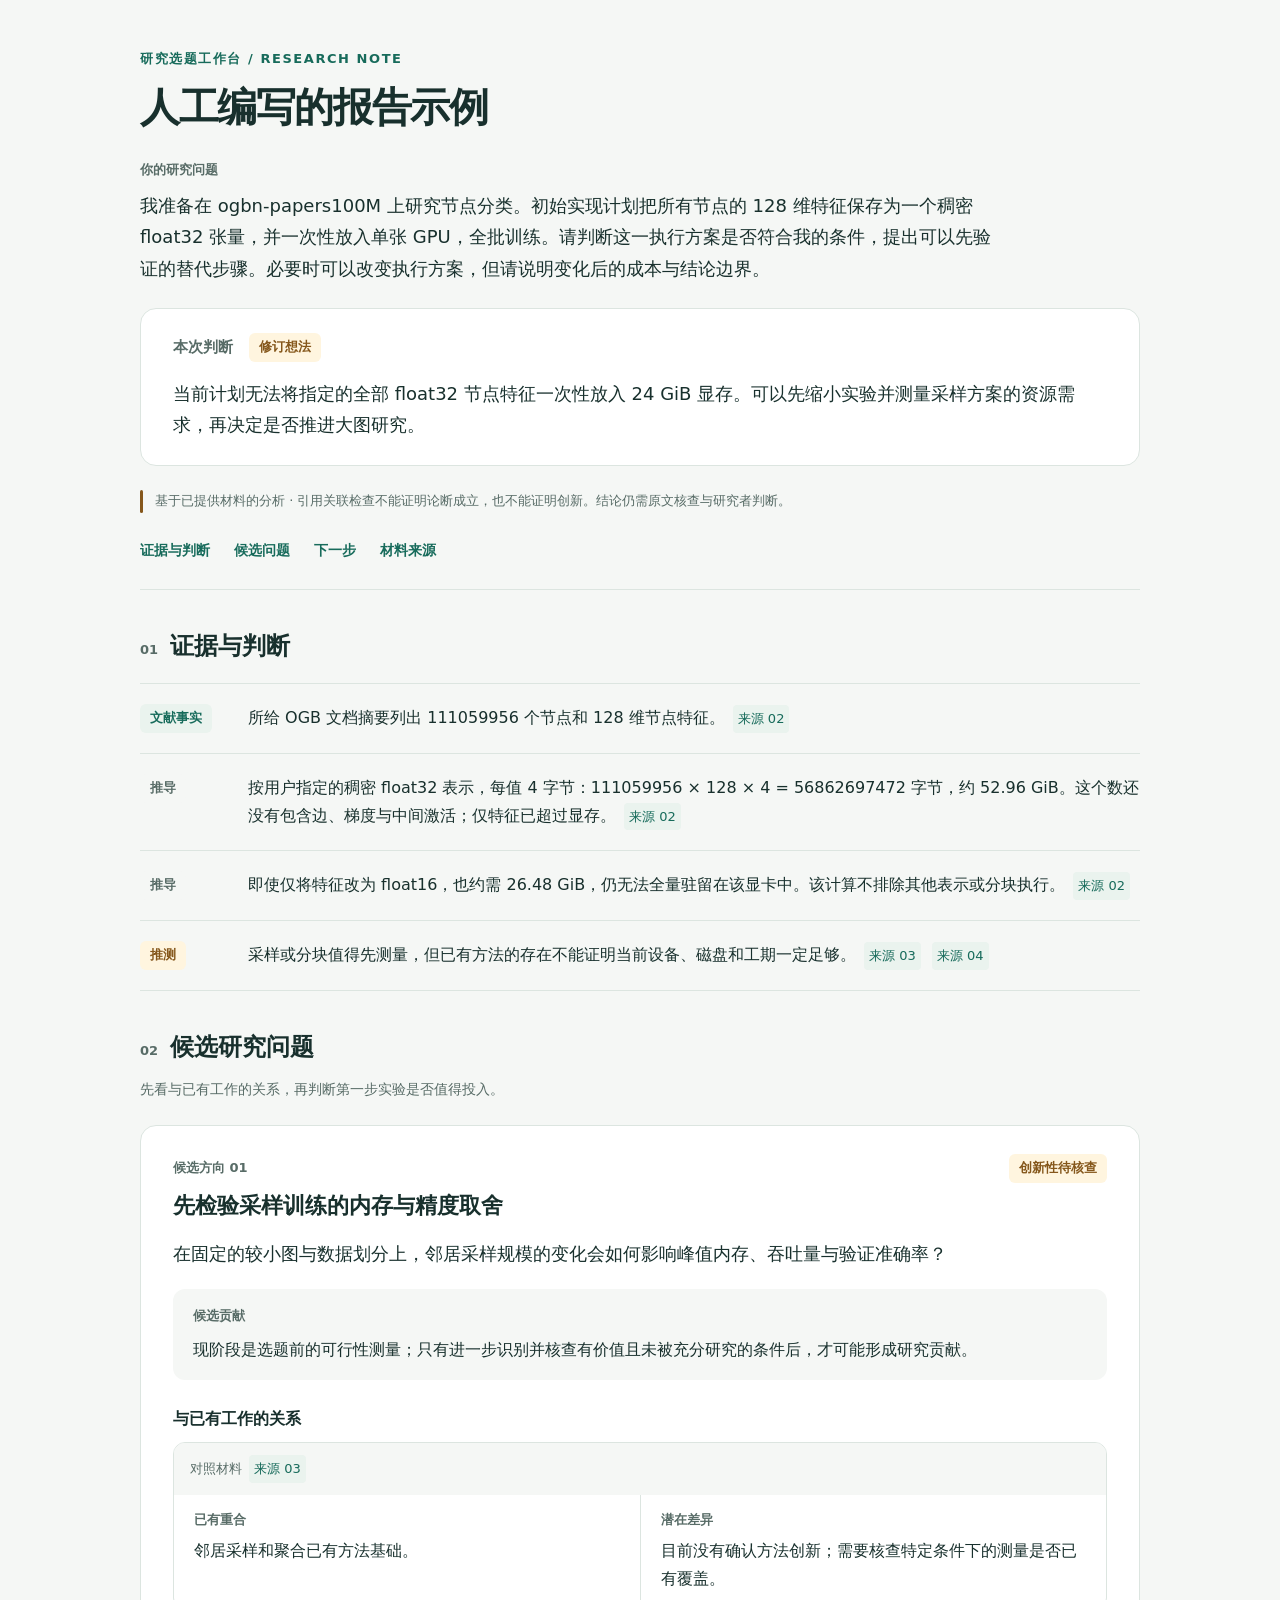
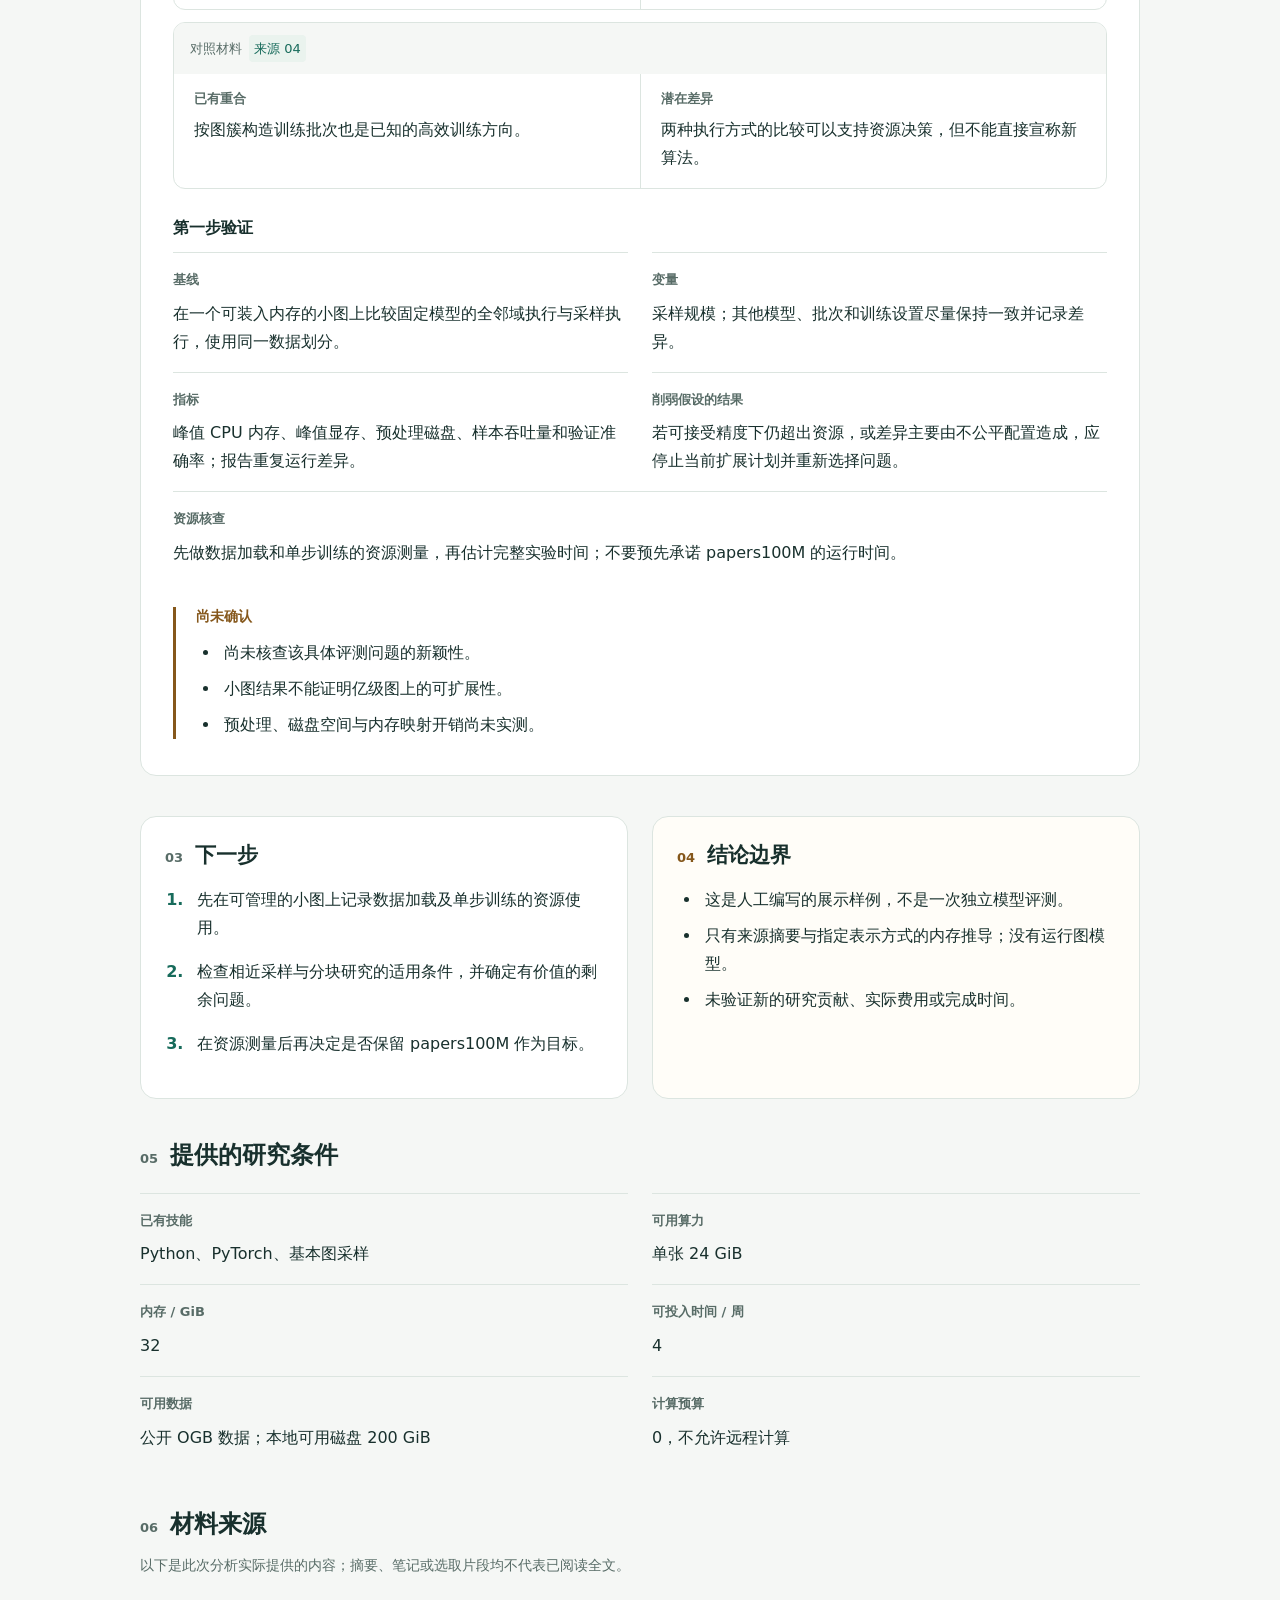
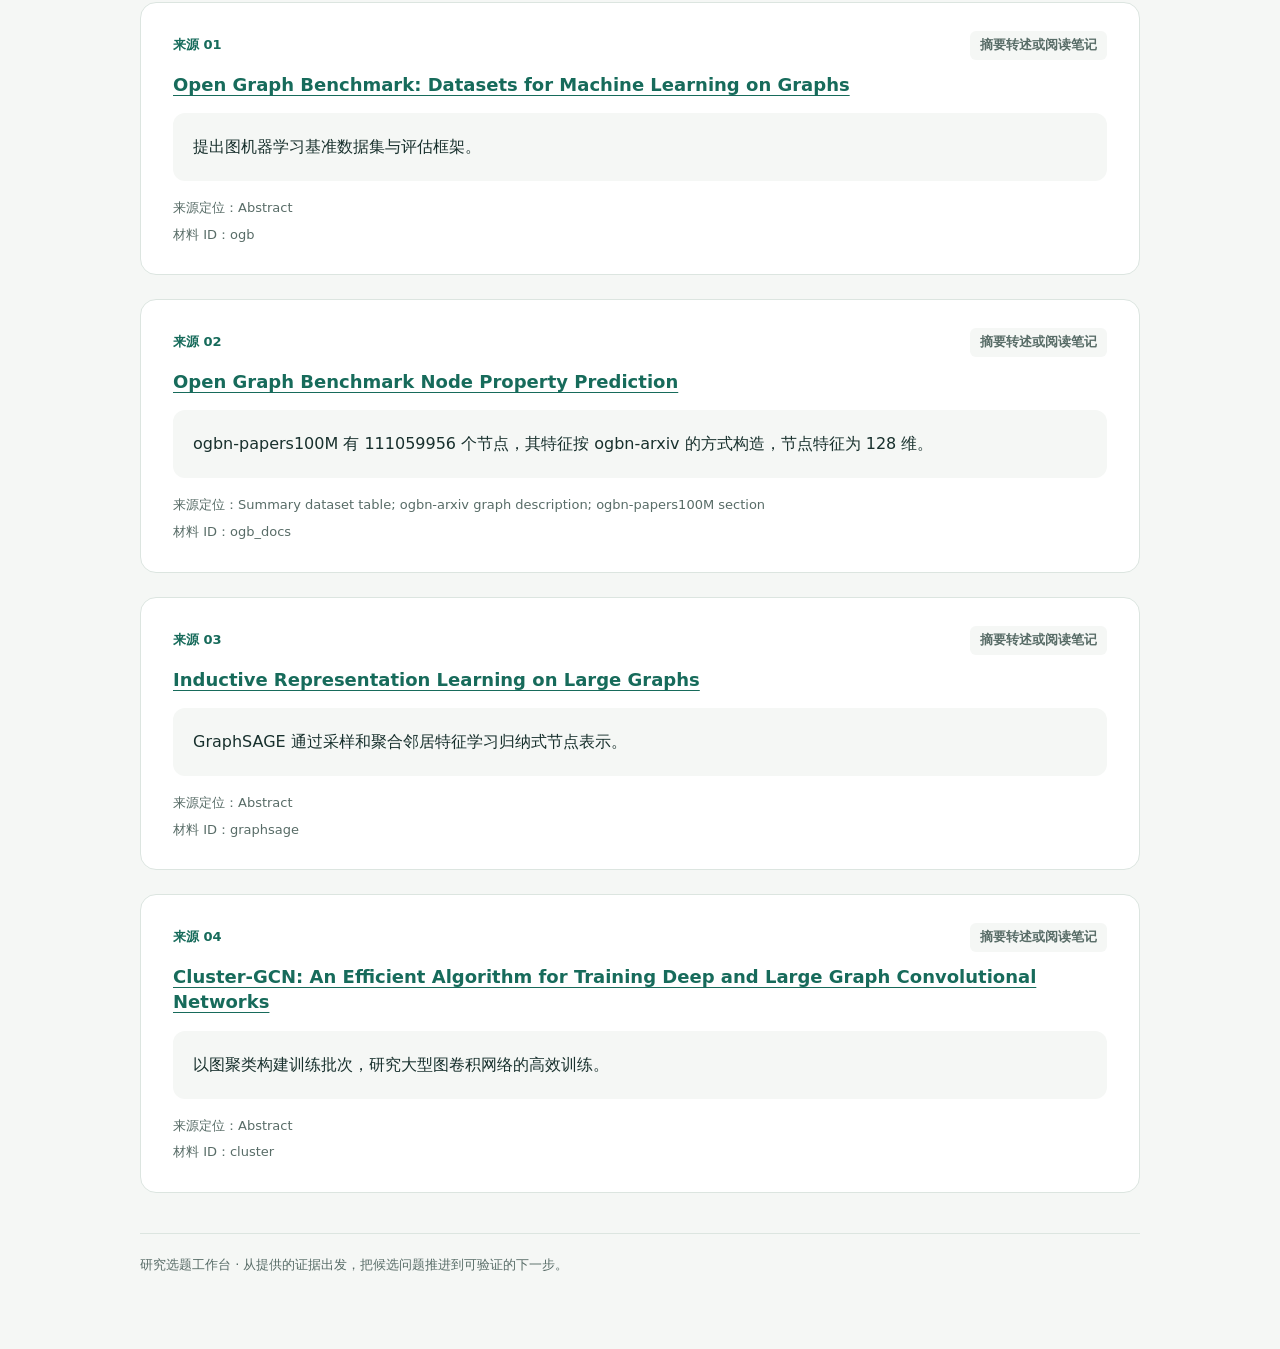
<file: examples/demo.html>
<!doctype html><html lang='zh-CN'><head><meta charset='utf-8'><meta name='viewport' content='width=device-width,initial-scale=1'><meta http-equiv='Content-Security-Policy' content="default-src 'none'; style-src 'unsafe-inline'; base-uri 'none'"><title>人工编写的报告示例</title><style>
:root{--ink:#18302d;--muted:#586c67;--brand:#176b5b;--line:#dce5e0;--paper:#fff;
--bg:#f5f7f5;--tint:#eaf3ee;--amber:#85571b;--amber-tint:#fff5df}
*{box-sizing:border-box}html{scroll-padding-top:24px}
body{margin:0;background:var(--bg);color:var(--ink);font:16px/1.75 "Segoe UI","Microsoft YaHei","PingFang SC",system-ui,sans-serif}
main{max-width:1080px;margin:auto;padding:48px 40px 72px}p{margin:0 0 16px}
h1,h2,h3,h4{line-height:1.4;overflow-wrap:anywhere}h1{font-size:clamp(28px,4vw,40px);font-weight:650;letter-spacing:-.035em;margin:8px 0 24px}
h2{font-size:24px;font-weight:650;margin:0}h3{font-size:22px;font-weight:650;margin:8px 0 16px}h4{font-size:16px;margin:0 0 12px}
a{color:var(--brand);text-underline-offset:4px;overflow-wrap:anywhere}a:hover{text-decoration-thickness:2px}
a:focus-visible{outline:3px solid var(--brand);outline-offset:4px;border-radius:4px}
.eyebrow{color:var(--brand);font-size:13px;font-weight:650;letter-spacing:.12em;margin:0}
.report-header{margin-bottom:24px}.question-label{display:block;color:var(--muted);font-size:13px;font-weight:600;margin-bottom:8px}
.question{font-size:18px;max-width:48em;margin:0;white-space:pre-wrap;overflow-wrap:anywhere}
.summary-card{background:var(--paper);border:1px solid var(--line);border-radius:16px;padding:24px 32px;margin:24px 0}
.summary-top{display:flex;align-items:center;gap:16px;flex-wrap:wrap;margin-bottom:16px}.summary-top h2{font-size:15px;color:var(--muted)}
.summary-copy{font-size:18px;font-weight:500;line-height:1.75;white-space:pre-wrap;margin:0;overflow-wrap:anywhere}
.badge{display:inline-flex;align-items:center;border-radius:6px;padding:4px 10px;background:var(--tint);color:var(--brand);font-size:13px;font-weight:650;line-height:1.6;max-width:100%}
.badge-warning{background:var(--amber-tint);color:var(--amber)}.badge-neutral{background:var(--bg);color:var(--muted)}
.notice{display:flex;gap:12px;font-size:13px;color:var(--muted);margin:0;line-height:1.75}
.notice:before{content:"";display:block;flex:0 0 3px;background:var(--amber);border-radius:3px}
.report-nav{display:flex;flex-wrap:wrap;gap:8px 24px;border-bottom:1px solid var(--line);padding:16px 0;margin-bottom:40px}
.report-nav a{display:inline-flex;align-items:center;min-height:44px;font-size:14px;font-weight:600;text-decoration:none}
.report-nav a:hover{text-decoration:underline}.report-section{margin-top:40px;scroll-margin-top:24px}
.section-heading{display:flex;align-items:baseline;gap:12px;margin-bottom:20px}.section-number{font-size:13px;color:var(--muted);font-weight:600;font-variant-numeric:tabular-nums}
.section-intro{color:var(--muted);font-size:14px;margin:-8px 0 24px}.findings{list-style:none;padding:0;margin:0;border-top:1px solid var(--line)}
.finding{display:grid;grid-template-columns:92px minmax(0,1fr);gap:16px;padding:20px 0;border-bottom:1px solid var(--line);margin:0}
.finding .badge{align-self:start;justify-self:start;white-space:nowrap}.finding p{margin:0;white-space:pre-wrap;overflow-wrap:anywhere}
.ref{display:inline-block;font-size:13px;line-height:1.8;margin:0 3px;padding:2px 5px;border-radius:4px;background:var(--tint);text-decoration:none;white-space:normal}
.ref:hover{background:#d9e9e1}.card{background:var(--paper);border:1px solid var(--line);border-radius:16px;padding:28px 32px;margin:24px 0}
.candidate-top{display:flex;align-items:center;justify-content:space-between;flex-wrap:wrap;gap:12px}.candidate-index{font-size:13px;font-weight:600;color:var(--muted)}
.candidate-question{font-size:18px;white-space:pre-wrap;overflow-wrap:anywhere}.contribution{background:var(--bg);border-radius:12px;padding:16px 20px;margin:20px 0 28px}
.contribution strong{display:block;font-size:13px;color:var(--muted);margin-bottom:8px}.contribution p{margin:0;white-space:pre-wrap;overflow-wrap:anywhere}
.comparison{border:1px solid var(--line);border-radius:12px;overflow:hidden;margin:12px 0}.comparison-source{padding:12px 16px;background:var(--bg);margin:0;font-size:13px;color:var(--muted)}
.comparison-grid{display:grid;grid-template-columns:1fr 1fr}.comparison-grid>div{padding:16px 20px;min-width:0}.comparison-grid>div+div{border-left:1px solid var(--line)}
.comparison-grid h4{font-size:13px;color:var(--muted);margin-bottom:8px}.comparison-grid p{margin:0;white-space:pre-wrap;overflow-wrap:anywhere}
.candidate-section{margin-top:28px}.experiment-grid,.resource-grid{display:grid;grid-template-columns:1fr 1fr;gap:0 24px;margin:0}
.experiment-grid>div,.resource-grid>div{min-width:0;border-top:1px solid var(--line);padding:16px 0}.experiment-grid>div:last-child{grid-column:1/-1}
dt{font-size:13px;color:var(--muted);font-weight:600;margin:0 0 8px}dd{margin:0;white-space:pre-wrap;overflow-wrap:anywhere}
.uncertainties{border-left:3px solid var(--amber);padding-left:20px;margin-top:24px}.uncertainties h4{color:var(--amber);font-size:14px}
ul,ol{padding-left:24px;margin:8px 0 0}li{padding-left:4px;margin:8px 0;overflow-wrap:anywhere}
.followup-grid{display:grid;grid-template-columns:1fr 1fr;gap:24px;margin-top:40px}.followup-grid .report-section{margin:0;min-width:0}
.followup-grid .card{height:100%;margin:0;padding:24px}.followup-grid h2{font-size:21px}.followup-grid .section-heading{margin-bottom:16px}
.next-steps{padding-left:24px}.next-steps li{padding-left:8px;margin-bottom:16px}.next-steps li::marker{color:var(--brand);font-weight:650}
.boundary-card{background:#fffdf8}.boundary-card .section-number{color:var(--amber)}
.source-card{scroll-margin-top:24px}.source-card:target{border-color:var(--brand);outline:3px solid #b9d9c9;outline-offset:3px}
.source-top{display:flex;align-items:center;justify-content:space-between;flex-wrap:wrap;gap:8px;margin-bottom:12px}
.source-number{font-size:13px;font-weight:650;color:var(--brand)}.source-title{font-size:18px;margin:0 0 16px}
.source-text{font:inherit;white-space:pre-wrap;overflow-wrap:anywhere;margin:0;padding:20px;background:var(--bg);border-radius:12px;line-height:1.75}
.source-meta{font-size:13px;color:var(--muted);margin:16px 0 0;overflow-wrap:anywhere}.source-meta span{display:block;margin-top:4px}
.source-meta code{font-family:ui-monospace,Consolas,monospace;font-size:13px;overflow-wrap:anywhere}
.download-evidence{display:inline-flex;align-items:center;min-height:44px;margin-top:12px;font-size:14px;font-weight:600}
.empty-state{padding:24px;border:1px dashed var(--line);border-radius:12px;color:var(--muted);background:var(--paper)}
.report-footer{margin-top:40px;padding-top:20px;border-top:1px solid var(--line);font-size:13px;color:var(--muted)}
@media(max-width:680px){main{padding:28px 20px 48px}.summary-card,.card{padding:20px}.summary-copy,.question,.candidate-question{font-size:16px}
.report-nav{gap:0 20px;margin-bottom:32px}.report-section{margin-top:32px}.section-heading{gap:8px}h2{font-size:22px}h3{font-size:20px}
.finding{grid-template-columns:1fr;gap:12px}.comparison-grid,.experiment-grid,.resource-grid,.followup-grid{grid-template-columns:1fr}
.comparison-grid>div+div{border-left:0;border-top:1px solid var(--line)}.comparison-grid>div{padding:16px}.followup-grid{margin-top:32px}
.source-text{padding:16px}.contribution{padding:16px}}
@media print{body{background:#fff;color:#000;font-size:11pt}main{max-width:none;padding:0}.report-nav{display:none}h1{font-size:24pt}h2{font-size:17pt}h3{font-size:15pt}
.report-section{margin-top:24px}.card,.summary-card{padding:16px;border-radius:0;box-shadow:none}.report-header,.summary-card,.comparison,.finding,.experiment-grid>div,.resource-grid>div{break-inside:avoid}
.card{break-inside:auto}.source-text{padding:12px}.followup-grid{display:block}.followup-grid .report-section{margin-top:24px}
h1,h2,h3,h4,dt{break-after:avoid}a{color:inherit}.source-card:target{outline:0}.report-footer{margin-top:24px}}
</style></head><body><main><article class='report'><header class='report-header'><p class='eyebrow'>研究选题工作台 / RESEARCH NOTE</p><h1>人工编写的报告示例</h1><span class='question-label'>你的研究问题</span><p class='question'>我准备在 ogbn-papers100M 上研究节点分类。初始实现计划把所有节点的 128 维特征保存为一个稠密 float32 张量，并一次性放入单张 GPU，全批训练。请判断这一执行方案是否符合我的条件，提出可以先验证的替代步骤。必要时可以改变执行方案，但请说明变化后的成本与结论边界。</p></header><section class='summary-card' aria-label='本次判断'><div class='summary-top'><h2>本次判断</h2><span class='badge badge-warning'>修订想法</span></div><p class='summary-copy'>当前计划无法将指定的全部 float32 节点特征一次性放入 24 GiB 显存。可以先缩小实验并测量采样方案的资源需求，再决定是否推进大图研究。</p></section><p class='notice'>基于已提供材料的分析 · 引用关联检查不能证明论断成立，也不能证明创新。结论仍需原文核查与研究者判断。</p><nav class='report-nav' aria-label='报告章节'><a href='#source-226182-findings'>证据与判断</a><a href='#source-226182-candidates'>候选问题</a><a href='#source-226182-next'>下一步</a><a href='#source-226182-materials'>材料来源</a></nav><section class='report-section' id='source-226182-findings'><div class='section-heading'><span class='section-number' aria-hidden='true'>01</span><h2>证据与判断</h2></div><ul class='findings'><li class='finding'><span class='badge '>文献事实</span><p>所给 OGB 文档摘要列出 111059956 个节点和 128 维节点特征。 <a class='ref' href='#source-226182-2' aria-label='查看来源 2：Open Graph Benchmark Node Property Prediction'>来源 02</a></p></li><li class='finding'><span class='badge badge-neutral'>推导</span><p>按用户指定的稠密 float32 表示，每值 4 字节：111059956 × 128 × 4 = 56862697472 字节，约 52.96 GiB。这个数还没有包含边、梯度与中间激活；仅特征已超过显存。 <a class='ref' href='#source-226182-2' aria-label='查看来源 2：Open Graph Benchmark Node Property Prediction'>来源 02</a></p></li><li class='finding'><span class='badge badge-neutral'>推导</span><p>即使仅将特征改为 float16，也约需 26.48 GiB，仍无法全量驻留在该显卡中。该计算不排除其他表示或分块执行。 <a class='ref' href='#source-226182-2' aria-label='查看来源 2：Open Graph Benchmark Node Property Prediction'>来源 02</a></p></li><li class='finding'><span class='badge badge-warning'>推测</span><p>采样或分块值得先测量，但已有方法的存在不能证明当前设备、磁盘和工期一定足够。 <a class='ref' href='#source-226182-3' aria-label='查看来源 3：Inductive Representation Learning on Large Graphs'>来源 03</a> <a class='ref' href='#source-226182-4' aria-label='查看来源 4：Cluster-GCN: An Efficient Algorithm for Training Deep and Large Graph Convolutional Networks'>来源 04</a></p></li></ul></section><section class='report-section' id='source-226182-candidates'><div class='section-heading'><span class='section-number' aria-hidden='true'>02</span><h2>候选研究问题</h2></div><p class='section-intro'>先看与已有工作的关系，再判断第一步实验是否值得投入。</p><article class='card candidate'><div class='candidate-top'><span class='candidate-index'>候选方向 01</span><span class='badge badge-warning'>创新性待核查</span></div><h3>先检验采样训练的内存与精度取舍</h3><p class='candidate-question'>在固定的较小图与数据划分上，邻居采样规模的变化会如何影响峰值内存、吞吐量与验证准确率？</p><div class='contribution'><strong>候选贡献</strong><p>现阶段是选题前的可行性测量；只有进一步识别并核查有价值且未被充分研究的条件后，才可能形成研究贡献。</p></div><div class='candidate-section'><h4>与已有工作的关系</h4><div class='comparison'><p class='comparison-source'>对照材料 <a class='ref' href='#source-226182-3' aria-label='查看来源 3：Inductive Representation Learning on Large Graphs'>来源 03</a></p><div class='comparison-grid'><div><h4>已有重合</h4><p>邻居采样和聚合已有方法基础。</p></div><div><h4>潜在差异</h4><p>目前没有确认方法创新；需要核查特定条件下的测量是否已有覆盖。</p></div></div></div><div class='comparison'><p class='comparison-source'>对照材料 <a class='ref' href='#source-226182-4' aria-label='查看来源 4：Cluster-GCN: An Efficient Algorithm for Training Deep and Large Graph Convolutional Networks'>来源 04</a></p><div class='comparison-grid'><div><h4>已有重合</h4><p>按图簇构造训练批次也是已知的高效训练方向。</p></div><div><h4>潜在差异</h4><p>两种执行方式的比较可以支持资源决策，但不能直接宣称新算法。</p></div></div></div></div><div class='candidate-section'><h4>第一步验证</h4><dl class='experiment-grid'><div><dt>基线</dt><dd>在一个可装入内存的小图上比较固定模型的全邻域执行与采样执行，使用同一数据划分。</dd></div><div><dt>变量</dt><dd>采样规模；其他模型、批次和训练设置尽量保持一致并记录差异。</dd></div><div><dt>指标</dt><dd>峰值 CPU 内存、峰值显存、预处理磁盘、样本吞吐量和验证准确率；报告重复运行差异。</dd></div><div><dt>削弱假设的结果</dt><dd>若可接受精度下仍超出资源，或差异主要由不公平配置造成，应停止当前扩展计划并重新选择问题。</dd></div><div><dt>资源核查</dt><dd>先做数据加载和单步训练的资源测量，再估计完整实验时间；不要预先承诺 papers100M 的运行时间。</dd></div></dl></div><div class='uncertainties'><h4>尚未确认</h4><ul><li>尚未核查该具体评测问题的新颖性。</li><li>小图结果不能证明亿级图上的可扩展性。</li><li>预处理、磁盘空间与内存映射开销尚未实测。</li></ul></div></article></section><div class='followup-grid'><section class='report-section' id='source-226182-next'><div class='card'><div class='section-heading'><span class='section-number' aria-hidden='true'>03</span><h2>下一步</h2></div><ol class='next-steps'><li>先在可管理的小图上记录数据加载及单步训练的资源使用。</li><li>检查相近采样与分块研究的适用条件，并确定有价值的剩余问题。</li><li>在资源测量后再决定是否保留 papers100M 作为目标。</li></ol></div></section><section class='report-section'><div class='card boundary-card'><div class='section-heading'><span class='section-number' aria-hidden='true'>04</span><h2>结论边界</h2></div><ul><li>这是人工编写的展示样例，不是一次独立模型评测。</li><li>只有来源摘要与指定表示方式的内存推导；没有运行图模型。</li><li>未验证新的研究贡献、实际费用或完成时间。</li></ul></div></section></div><section class='report-section'><div class='section-heading'><span class='section-number' aria-hidden='true'>05</span><h2>提供的研究条件</h2></div><dl class='resource-grid'><div><dt>已有技能</dt><dd>Python、PyTorch、基本图采样</dd></div><div><dt>可用算力</dt><dd>单张 24 GiB</dd></div><div><dt>内存 / GiB</dt><dd>32</dd></div><div><dt>可投入时间 / 周</dt><dd>4</dd></div><div><dt>可用数据</dt><dd>公开 OGB 数据；本地可用磁盘 200 GiB</dd></div><div><dt>计算预算</dt><dd>0，不允许远程计算</dd></div></dl></section><section class='report-section' id='source-226182-materials'><div class='section-heading'><span class='section-number' aria-hidden='true'>06</span><h2>材料来源</h2></div><p class='section-intro'>以下是此次分析实际提供的内容；摘要、笔记或选取片段均不代表已阅读全文。</p><article class='card source-card' id='source-226182-1'><div class='source-top'><span class='source-number'>来源 01</span><span class='badge badge-neutral'>摘要转述或阅读笔记</span></div><h3 class='source-title'><a rel='noreferrer noopener' href='https://arxiv.org/abs/2005.00687'>Open Graph Benchmark: Datasets for Machine Learning on Graphs</a></h3><pre class='source-text'>提出图机器学习基准数据集与评估框架。</pre><p class='source-meta'>来源定位：Abstract<span>材料 ID：ogb</span></p></article><article class='card source-card' id='source-226182-2'><div class='source-top'><span class='source-number'>来源 02</span><span class='badge badge-neutral'>摘要转述或阅读笔记</span></div><h3 class='source-title'><a rel='noreferrer noopener' href='https://ogb.stanford.edu/docs/nodeprop/'>Open Graph Benchmark Node Property Prediction</a></h3><pre class='source-text'>ogbn-papers100M 有 111059956 个节点，其特征按 ogbn-arxiv 的方式构造，节点特征为 128 维。</pre><p class='source-meta'>来源定位：Summary dataset table; ogbn-arxiv graph description; ogbn-papers100M section<span>材料 ID：ogb_docs</span></p></article><article class='card source-card' id='source-226182-3'><div class='source-top'><span class='source-number'>来源 03</span><span class='badge badge-neutral'>摘要转述或阅读笔记</span></div><h3 class='source-title'><a rel='noreferrer noopener' href='https://arxiv.org/abs/1706.02216'>Inductive Representation Learning on Large Graphs</a></h3><pre class='source-text'>GraphSAGE 通过采样和聚合邻居特征学习归纳式节点表示。</pre><p class='source-meta'>来源定位：Abstract<span>材料 ID：graphsage</span></p></article><article class='card source-card' id='source-226182-4'><div class='source-top'><span class='source-number'>来源 04</span><span class='badge badge-neutral'>摘要转述或阅读笔记</span></div><h3 class='source-title'><a rel='noreferrer noopener' href='https://arxiv.org/abs/1905.07953'>Cluster-GCN: An Efficient Algorithm for Training Deep and Large Graph Convolutional Networks</a></h3><pre class='source-text'>以图聚类构建训练批次，研究大型图卷积网络的高效训练。</pre><p class='source-meta'>来源定位：Abstract<span>材料 ID：cluster</span></p></article></section><footer class='report-footer'>研究选题工作台 · 从提供的证据出发，把候选问题推进到可验证的下一步。</footer></article></main></body></html>
</file>
